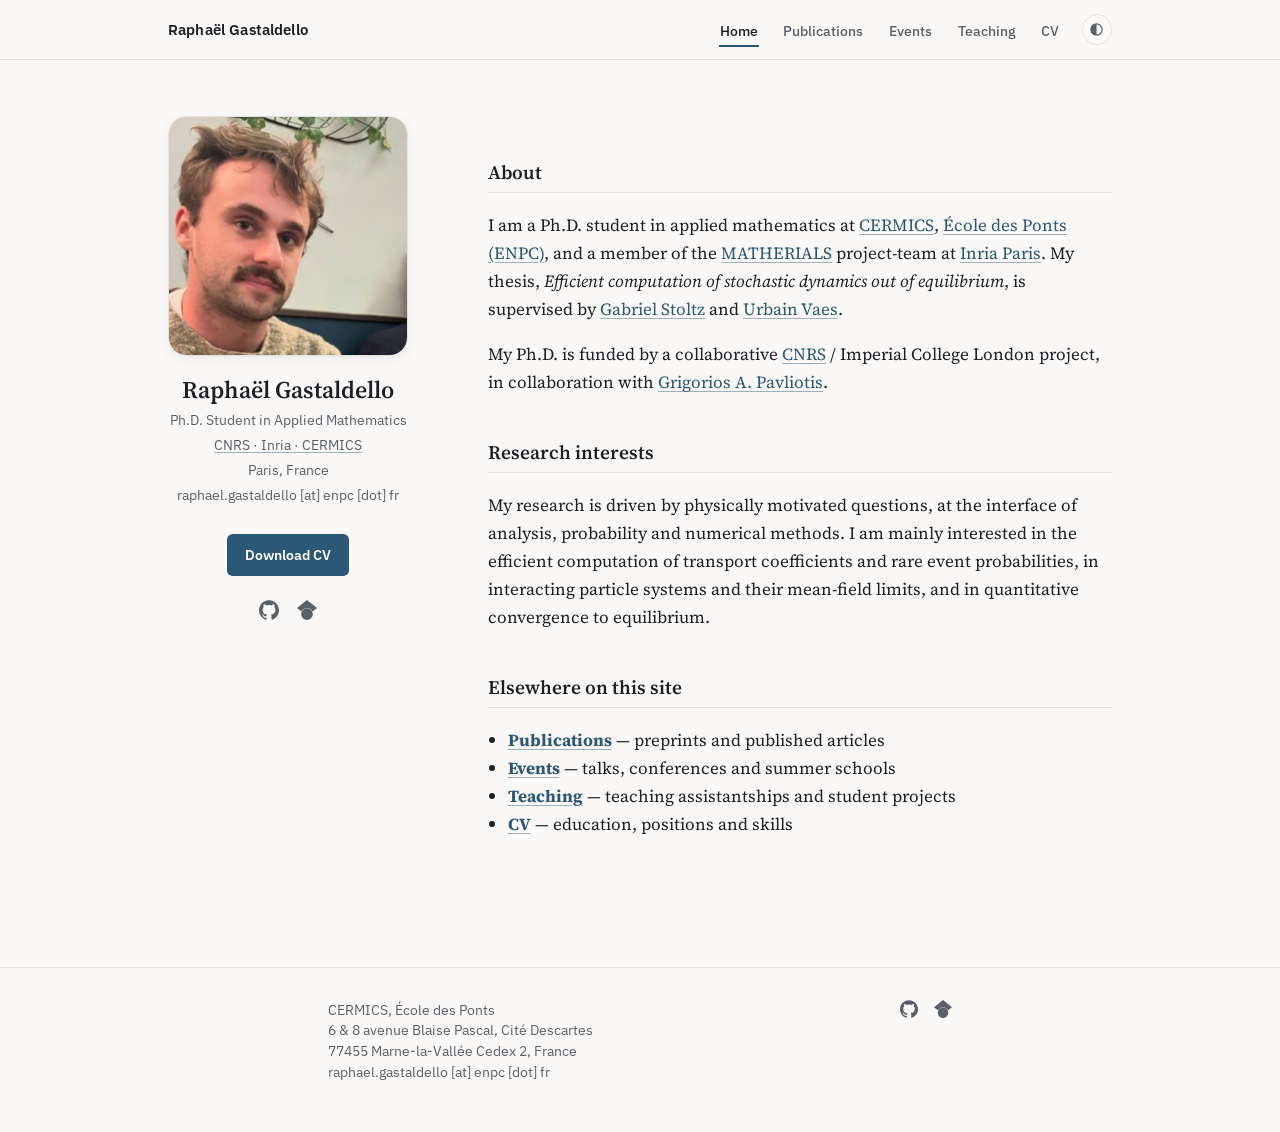
<file: index.html>
<!DOCTYPE html>
<html lang="en">
<head>
<meta charset="UTF-8">
<meta name="viewport" content="width=device-width, initial-scale=1">
<title>Raphaël Gastaldello — Ph.D. Student in Applied Mathematics</title>
<meta name="description" content="Personal academic website of Raphaël Gastaldello, Ph.D. student in applied mathematics at CERMICS, École des Ponts, and the MATHERIALS team at Inria Paris. Transport coefficients, rare events, interacting particle systems.">
<meta name="keywords" content="Raphaël Gastaldello, transport coefficients, Green-Kubo, Girsanov reweighting, importance sampling, adaptive multilevel splitting, rare events, mean-field limit, hypocoercivity, molecular dynamics, CERMICS, Inria, CNRS">
<meta name="author" content="Raphaël Gastaldello">
<link rel="canonical" href="https://rgastald.github.io/">

<meta property="og:type" content="website">
<meta property="og:title" content="Raphaël Gastaldello — Ph.D. Student in Applied Mathematics">
<meta property="og:description" content="Ph.D. student at CERMICS, École des Ponts, and the MATHERIALS team at Inria Paris. Efficient computation of stochastic dynamics out of equilibrium.">
<meta property="og:url" content="https://rgastald.github.io/">

<link rel="icon" href="data:,">
<link rel="preconnect" href="https://fonts.googleapis.com">
<link rel="preconnect" href="https://fonts.gstatic.com" crossorigin>
<link href="https://fonts.googleapis.com/css2?family=Source+Serif+4:ital,opsz,wght@0,8..60,400;0,8..60,600;0,8..60,700;1,8..60,400&family=IBM+Plex+Sans:ital,wght@0,400;0,500;0,600;1,400&display=swap" rel="stylesheet">
<link rel="stylesheet" href="/assets/css/main.css">
<script>try{var t=localStorage.getItem('theme');if(t)document.documentElement.setAttribute('data-theme',t)}catch(e){}</script>
</head>
<body>

<a class="skip-link" href="#main">Skip to content</a>

<header class="site-nav">
  <div class="site-nav__inner">
    <a class="site-nav__brand" href="/">Raphaël Gastaldello</a>
    <div class="site-nav__right">
      <nav aria-label="Primary">
        <ul class="site-nav__links">
          <li><a href="/" aria-current="page">Home</a></li>
          <li><a href="/publications/">Publications</a></li>
          <li><a href="/events/">Events</a></li>
          <li><a href="/teaching/">Teaching</a></li>
          <li><a href="/cv/">CV</a></li>
        </ul>
      </nav>
      <button class="theme-toggle" type="button" data-theme-toggle aria-label="Switch between light and dark theme" title="Switch theme">
        <svg xmlns="http://www.w3.org/2000/svg" viewBox="0 0 24 24" width="15" height="15" fill="none" stroke="currentColor" stroke-width="1.8" aria-hidden="true" focusable="false"><circle cx="12" cy="12" r="9"/><path d="M12 3a9 9 0 0 0 0 18z" fill="currentColor" stroke="none"/></svg>
      </button>
    </div>
  </div>
</header>

<main class="page page--home" id="main">
  <div class="home-grid">

    <aside class="home-sidebar">
      <div class="home-sidebar__top">
        <img class="home-sidebar__photo" src="/assets/img/portrait.jpg" alt="Portrait of Raphaël Gastaldello">
        <div class="home-sidebar__info">
          <h1 class="home-sidebar__name">Raphaël Gastaldello</h1>
          <p class="home-sidebar__role">Ph.D. Student in Applied Mathematics</p>
          <p class="home-sidebar__affiliation">
            <a href="https://team.inria.fr/matherials/">CNRS · Inria · CERMICS</a>
          </p>
          <p class="home-sidebar__location">Paris, France</p>
          <p class="home-sidebar__email">raphael.gastaldello [at] enpc [dot] fr</p>
        </div>
      </div>

      <a class="button home-sidebar__cv" href="/assets/files/cv.pdf">Download CV</a>

      <div class="home-sidebar__social">
        <a class="icon-link" href="https://github.com/rgastald" aria-label="GitHub"><svg xmlns="http://www.w3.org/2000/svg" viewBox="0 0 24 24" width="20" height="20" fill="currentColor" aria-hidden="true" focusable="false"><path d="M12 .297c-6.63 0-12 5.373-12 12 0 5.303 3.438 9.8 8.205 11.385.6.113.82-.258.82-.577 0-.285-.01-1.04-.015-2.04-3.338.724-4.042-1.61-4.042-1.61-.546-1.385-1.333-1.754-1.333-1.754-1.089-.744.084-.729.084-.729 1.205.084 1.839 1.237 1.839 1.237 1.07 1.834 2.807 1.304 3.492.997.107-.775.418-1.305.762-1.605-2.665-.305-5.466-1.334-5.466-5.93 0-1.31.469-2.381 1.236-3.221-.124-.303-.535-1.524.117-3.176 0 0 1.008-.322 3.301 1.23a11.5 11.5 0 0 1 3.003-.404c1.02.005 2.047.138 3.003.404 2.291-1.552 3.297-1.23 3.297-1.23.653 1.653.242 2.874.118 3.176.77.84 1.235 1.911 1.235 3.221 0 4.609-2.807 5.624-5.479 5.921.43.372.823 1.102.823 2.222 0 1.606-.014 2.898-.014 3.293 0 .322.216.694.825.576C20.565 22.092 24 17.592 24 12.297c0-6.627-5.373-12-12-12"/></svg></a>
        <a class="icon-link" href="https://scholar.google.com/citations?user=X1qEkuAAAAAJ" aria-label="Google Scholar"><svg xmlns="http://www.w3.org/2000/svg" viewBox="0 0 24 24" width="20" height="20" fill="currentColor" aria-hidden="true" focusable="false"><path d="M5.242 13.769L0 9.5 12 0l12 9.5-5.242 4.269C17.548 11.249 14.978 9.5 12 9.5c-2.977 0-5.548 1.748-6.758 4.269zM12 10a7 7 0 1 0 0 14 7 7 0 0 0 0-14z"/></svg></a>
      </div>
    </aside>

    <div class="home-content">

      <h2 id="about">About</h2>

      <p>I am a Ph.D. student in applied mathematics at <a href="https://cermics.enpc.fr/">CERMICS</a>,
      <a href="https://www.ecoledesponts.fr/en">École des Ponts (ENPC)</a>, and a member of the
      <a href="https://team.inria.fr/matherials/">MATHERIALS</a> project-team at
      <a href="https://www.inria.fr/en/centre-inria-de-paris">Inria Paris</a>. My thesis,
      <em>Efficient computation of stochastic dynamics out of equilibrium</em>, is supervised by
      <a href="https://cermics.enpc.fr/~stoltz/">Gabriel Stoltz</a> and
      <a href="https://urbain.vaes.uk/">Urbain Vaes</a>.</p>

      <p>My Ph.D. is funded by a collaborative <a href="https://www.cnrs.fr/en">CNRS</a> / Imperial College
      London project, in collaboration with
      <a href="https://www.ma.imperial.ac.uk/~pavl/">Grigorios A. Pavliotis</a>.</p>

      <h2 id="research-interests">Research interests</h2>

      <p>My research is driven by physically motivated questions, at the interface of analysis, probability
      and numerical methods. I am mainly interested in the efficient computation of transport coefficients
      and rare event probabilities, in interacting particle systems and their mean-field limits, and in
      quantitative convergence to equilibrium.</p>

      <h2 id="elsewhere">Elsewhere on this site</h2>
      <ul>
        <li><strong><a href="/publications/">Publications</a></strong> — preprints and published articles</li>
        <li><strong><a href="/events/">Events</a></strong> — talks, conferences and summer schools</li>
        <li><strong><a href="/teaching/">Teaching</a></strong> — teaching assistantships and student projects</li>
        <li><strong><a href="/cv/">CV</a></strong> — education, positions and skills</li>
      </ul>

    </div>
  </div>
</main>

<footer class="site-footer">
  <div class="site-footer__inner">
    <div class="site-footer__block">
      <address>
        CERMICS, École des Ponts<br>
        6 &amp; 8 avenue Blaise Pascal, Cité Descartes<br>
        77455 Marne-la-Vallée Cedex 2, France
      </address>
      <span class="email-obfuscated">raphael.gastaldello [at] enpc [dot] fr</span>
    </div>
    <div class="site-footer__block site-footer__social">
      <a class="icon-link" href="https://github.com/rgastald" aria-label="GitHub"><svg xmlns="http://www.w3.org/2000/svg" viewBox="0 0 24 24" width="18" height="18" fill="currentColor" aria-hidden="true" focusable="false"><path d="M12 .297c-6.63 0-12 5.373-12 12 0 5.303 3.438 9.8 8.205 11.385.6.113.82-.258.82-.577 0-.285-.01-1.04-.015-2.04-3.338.724-4.042-1.61-4.042-1.61-.546-1.385-1.333-1.754-1.333-1.754-1.089-.744.084-.729.084-.729 1.205.084 1.839 1.237 1.839 1.237 1.07 1.834 2.807 1.304 3.492.997.107-.775.418-1.305.762-1.605-2.665-.305-5.466-1.334-5.466-5.93 0-1.31.469-2.381 1.236-3.221-.124-.303-.535-1.524.117-3.176 0 0 1.008-.322 3.301 1.23a11.5 11.5 0 0 1 3.003-.404c1.02.005 2.047.138 3.003.404 2.291-1.552 3.297-1.23 3.297-1.23.653 1.653.242 2.874.118 3.176.77.84 1.235 1.911 1.235 3.221 0 4.609-2.807 5.624-5.479 5.921.43.372.823 1.102.823 2.222 0 1.606-.014 2.898-.014 3.293 0 .322.216.694.825.576C20.565 22.092 24 17.592 24 12.297c0-6.627-5.373-12-12-12"/></svg></a>
        <a class="icon-link" href="https://scholar.google.com/citations?user=X1qEkuAAAAAJ" aria-label="Google Scholar"><svg xmlns="http://www.w3.org/2000/svg" viewBox="0 0 24 24" width="18" height="18" fill="currentColor" aria-hidden="true" focusable="false"><path d="M5.242 13.769L0 9.5 12 0l12 9.5-5.242 4.269C17.548 11.249 14.978 9.5 12 9.5c-2.977 0-5.548 1.748-6.758 4.269zM12 10a7 7 0 1 0 0 14 7 7 0 0 0 0-14z"/></svg></a>
    </div>
  </div>
</footer>

<script src="/assets/js/theme.js"></script>
</body>
</html>
</file>
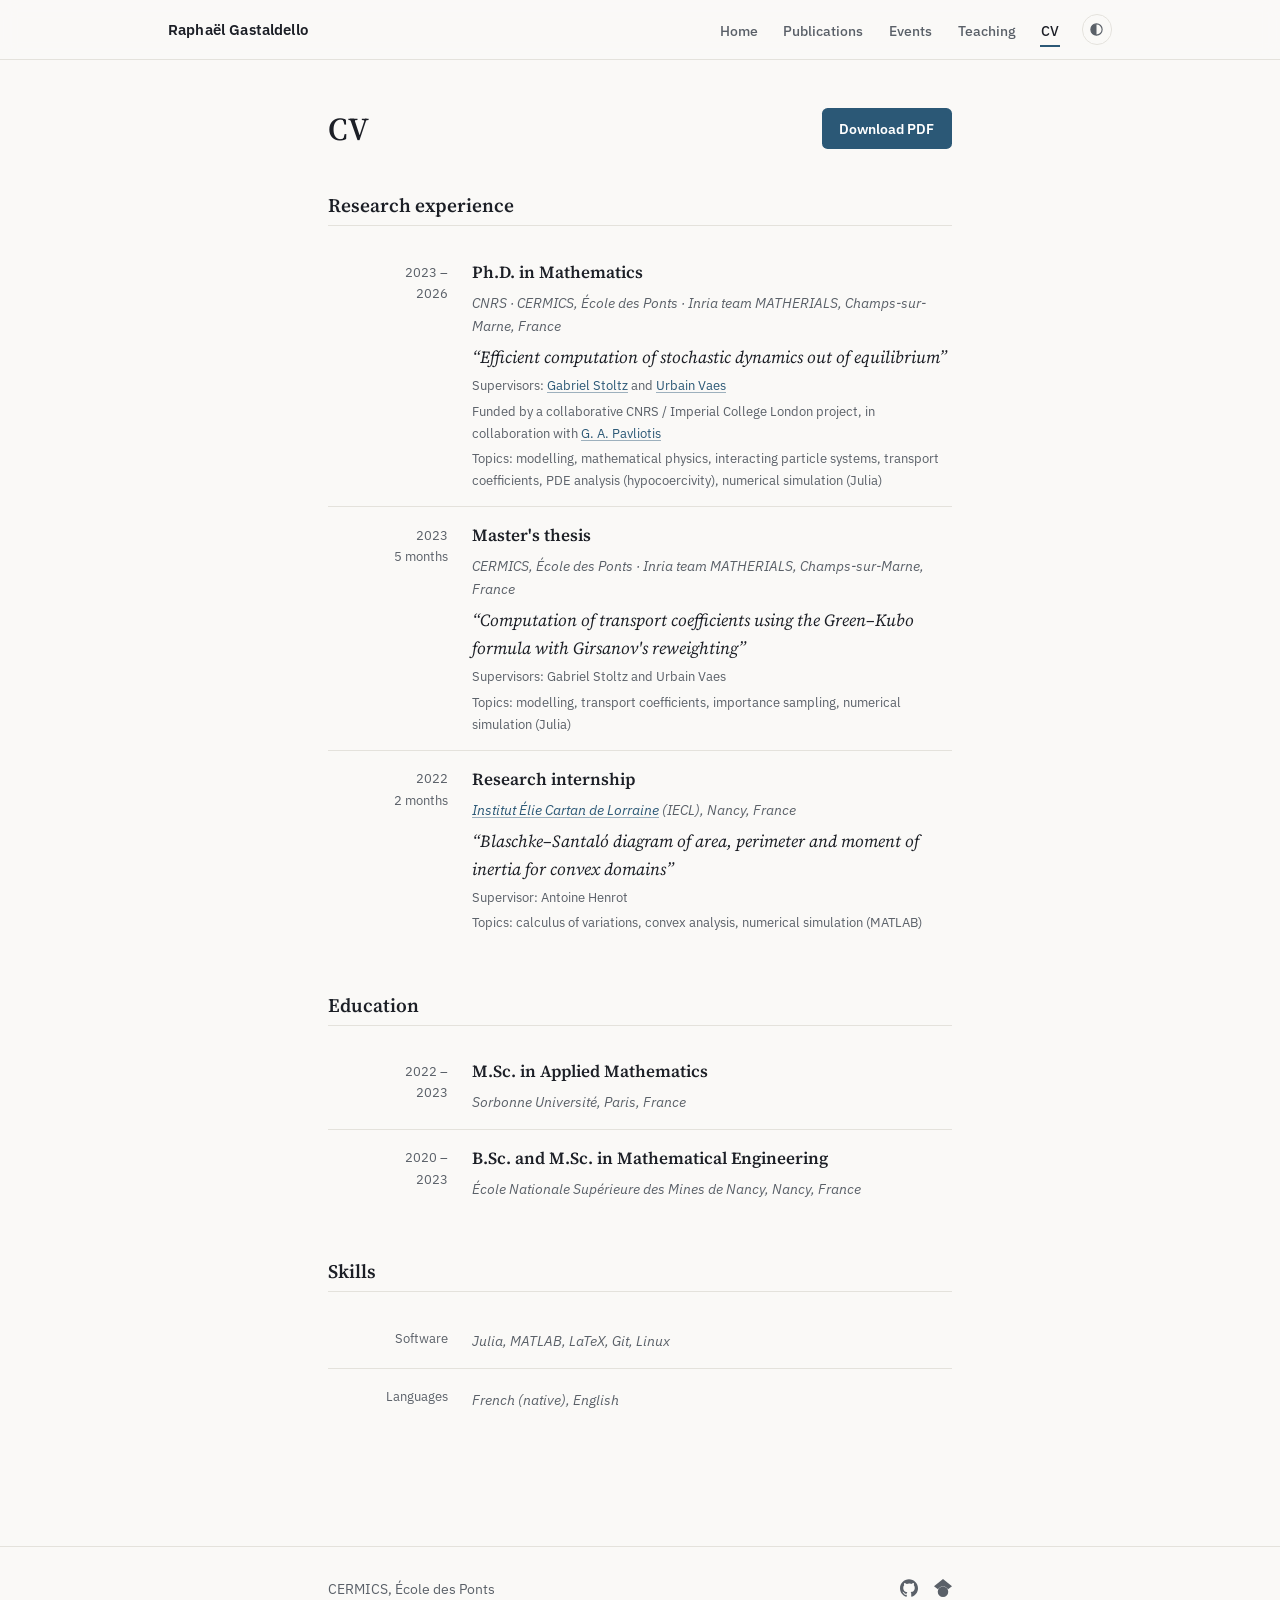
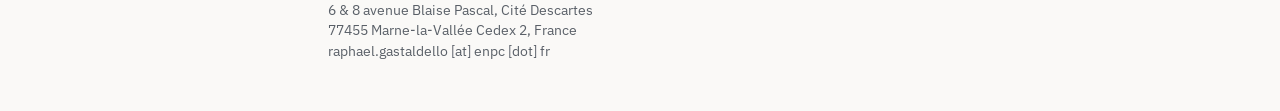
<file: cv/index.html>
<!DOCTYPE html>
<html lang="en">
<head>
<meta charset="UTF-8">
<meta name="viewport" content="width=device-width, initial-scale=1">
<title>CV — Raphaël Gastaldello</title>
<meta name="description" content="Curriculum vitae of Raphaël Gastaldello: research experience, education and skills.">
<meta name="author" content="Raphaël Gastaldello">
<link rel="canonical" href="https://rgastald.github.io/cv/">
<link rel="icon" href="data:,">
<link rel="preconnect" href="https://fonts.googleapis.com">
<link rel="preconnect" href="https://fonts.gstatic.com" crossorigin>
<link href="https://fonts.googleapis.com/css2?family=Source+Serif+4:ital,opsz,wght@0,8..60,400;0,8..60,600;0,8..60,700;1,8..60,400&family=IBM+Plex+Sans:ital,wght@0,400;0,500;0,600;1,400&display=swap" rel="stylesheet">
<link rel="stylesheet" href="/assets/css/main.css">
<script>try{var t=localStorage.getItem('theme');if(t)document.documentElement.setAttribute('data-theme',t)}catch(e){}</script>
</head>
<body>

<a class="skip-link" href="#main">Skip to content</a>

<header class="site-nav">
  <div class="site-nav__inner">
    <a class="site-nav__brand" href="/">Raphaël Gastaldello</a>
    <div class="site-nav__right">
      <nav aria-label="Primary">
        <ul class="site-nav__links">
          <li><a href="/">Home</a></li>
          <li><a href="/publications/">Publications</a></li>
          <li><a href="/events/">Events</a></li>
          <li><a href="/teaching/">Teaching</a></li>
          <li><a href="/cv/" aria-current="page">CV</a></li>
        </ul>
      </nav>
      <button class="theme-toggle" type="button" data-theme-toggle aria-label="Switch between light and dark theme" title="Switch theme">
        <svg xmlns="http://www.w3.org/2000/svg" viewBox="0 0 24 24" width="15" height="15" fill="none" stroke="currentColor" stroke-width="1.8" aria-hidden="true" focusable="false"><circle cx="12" cy="12" r="9"/><path d="M12 3a9 9 0 0 0 0 18z" fill="currentColor" stroke="none"/></svg>
      </button>
    </div>
  </div>
</header>

<main class="page page--cv" id="main">
  <div class="page__header">
    <h1 class="page__title">CV</h1>
    <a class="button" href="/assets/files/cv.pdf">Download PDF</a>
  </div>

  <h2 id="research-experience">Research experience</h2>
  <div class="entries">
  <div class="entry">
    <div class="entry__date">2023 –<br>2026</div>
    <div class="entry__body">
      <p class="entry__title">Ph.D. in Mathematics</p>
      <p class="entry__sub">CNRS · CERMICS, École des Ponts · Inria team MATHERIALS, Champs-sur-Marne, France</p>
      <p class="entry__quote">“Efficient computation of stochastic dynamics out of equilibrium”</p>
      <p class="entry__note">Supervisors: <a href="https://cermics.enpc.fr/~stoltz/">Gabriel Stoltz</a> and <a href="https://urbain.vaes.uk/">Urbain Vaes</a></p>
      <p class="entry__note">Funded by a collaborative CNRS / Imperial College London project, in collaboration with <a href="https://www.ma.imperial.ac.uk/~pavl/">G. A. Pavliotis</a></p>
      <p class="entry__note">Topics: modelling, mathematical physics, interacting particle systems, transport coefficients, PDE analysis (hypocoercivity), numerical simulation (Julia)</p>
    </div>
  </div>
  <div class="entry">
    <div class="entry__date">2023<br>5 months</div>
    <div class="entry__body">
      <p class="entry__title">Master's thesis</p>
      <p class="entry__sub">CERMICS, École des Ponts · Inria team MATHERIALS, Champs-sur-Marne, France</p>
      <p class="entry__quote">“Computation of transport coefficients using the Green–Kubo formula with Girsanov's reweighting”</p>
      <p class="entry__note">Supervisors: Gabriel Stoltz and Urbain Vaes</p>
      <p class="entry__note">Topics: modelling, transport coefficients, importance sampling, numerical simulation (Julia)</p>
    </div>
  </div>
  <div class="entry">
    <div class="entry__date">2022<br>2 months</div>
    <div class="entry__body">
      <p class="entry__title">Research internship</p>
      <p class="entry__sub"><a href="https://iecl.univ-lorraine.fr/">Institut Élie Cartan de Lorraine</a> (IECL), Nancy, France</p>
      <p class="entry__quote">“Blaschke–Santaló diagram of area, perimeter and moment of inertia for convex domains”</p>
      <p class="entry__note">Supervisor: Antoine Henrot</p>
      <p class="entry__note">Topics: calculus of variations, convex analysis, numerical simulation (MATLAB)</p>
    </div>
  </div>
</div>

  <h2 id="education">Education</h2>
  <div class="entries">
  <div class="entry">
    <div class="entry__date">2022 –<br>2023</div>
    <div class="entry__body">
      <p class="entry__title">M.Sc. in Applied Mathematics</p>
      <p class="entry__sub">Sorbonne Université, Paris, France</p>
    </div>
  </div>
  <div class="entry">
    <div class="entry__date">2020 –<br>2023</div>
    <div class="entry__body">
      <p class="entry__title">B.Sc. and M.Sc. in Mathematical Engineering</p>
      <p class="entry__sub">École Nationale Supérieure des Mines de Nancy, Nancy, France</p>
    </div>
  </div>
</div>

  <h2 id="skills">Skills</h2>
  <div class="entries">
  <div class="entry">
    <div class="entry__date">Software</div>
    <div class="entry__body">
      <p class="entry__sub">Julia, MATLAB, LaTeX, Git, Linux</p>
    </div>
  </div>
  <div class="entry">
    <div class="entry__date">Languages</div>
    <div class="entry__body">
      <p class="entry__sub">French (native), English</p>
    </div>
  </div>
</div>
</main>

<footer class="site-footer">
  <div class="site-footer__inner">
    <div class="site-footer__block">
      <address>
        CERMICS, École des Ponts<br>
        6 &amp; 8 avenue Blaise Pascal, Cité Descartes<br>
        77455 Marne-la-Vallée Cedex 2, France
      </address>
      <span class="email-obfuscated">raphael.gastaldello [at] enpc [dot] fr</span>
    </div>
    <div class="site-footer__block site-footer__social">
      <a class="icon-link" href="https://github.com/rgastald" aria-label="GitHub"><svg xmlns="http://www.w3.org/2000/svg" viewBox="0 0 24 24" width="18" height="18" fill="currentColor" aria-hidden="true" focusable="false"><path d="M12 .297c-6.63 0-12 5.373-12 12 0 5.303 3.438 9.8 8.205 11.385.6.113.82-.258.82-.577 0-.285-.01-1.04-.015-2.04-3.338.724-4.042-1.61-4.042-1.61-.546-1.385-1.333-1.754-1.333-1.754-1.089-.744.084-.729.084-.729 1.205.084 1.839 1.237 1.839 1.237 1.07 1.834 2.807 1.304 3.492.997.107-.775.418-1.305.762-1.605-2.665-.305-5.466-1.334-5.466-5.93 0-1.31.469-2.381 1.236-3.221-.124-.303-.535-1.524.117-3.176 0 0 1.008-.322 3.301 1.23a11.5 11.5 0 0 1 3.003-.404c1.02.005 2.047.138 3.003.404 2.291-1.552 3.297-1.23 3.297-1.23.653 1.653.242 2.874.118 3.176.77.84 1.235 1.911 1.235 3.221 0 4.609-2.807 5.624-5.479 5.921.43.372.823 1.102.823 2.222 0 1.606-.014 2.898-.014 3.293 0 .322.216.694.825.576C20.565 22.092 24 17.592 24 12.297c0-6.627-5.373-12-12-12"/></svg></a>
        <a class="icon-link" href="https://scholar.google.com/citations?user=X1qEkuAAAAAJ" aria-label="Google Scholar"><svg xmlns="http://www.w3.org/2000/svg" viewBox="0 0 24 24" width="18" height="18" fill="currentColor" aria-hidden="true" focusable="false"><path d="M5.242 13.769L0 9.5 12 0l12 9.5-5.242 4.269C17.548 11.249 14.978 9.5 12 9.5c-2.977 0-5.548 1.748-6.758 4.269zM12 10a7 7 0 1 0 0 14 7 7 0 0 0 0-14z"/></svg></a>
    </div>
  </div>
</footer>

<script src="/assets/js/theme.js"></script>
</body>
</html>
</file>
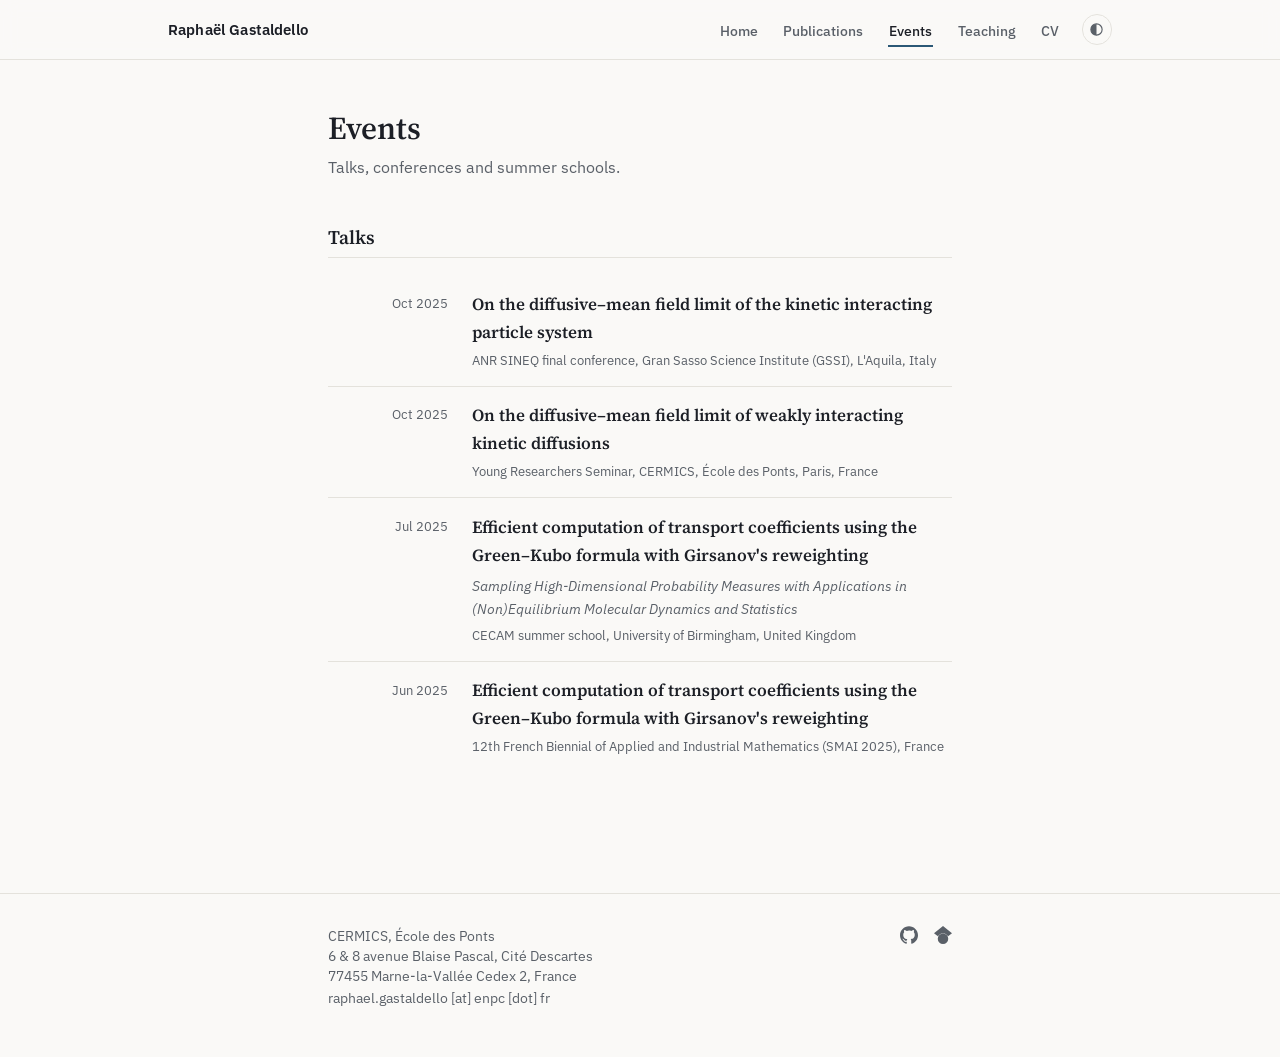
<file: events/index.html>
<!DOCTYPE html>
<html lang="en">
<head>
<meta charset="UTF-8">
<meta name="viewport" content="width=device-width, initial-scale=1">
<title>Events — Raphaël Gastaldello</title>
<meta name="description" content="Talks, conferences and summer schools attended by Raphaël Gastaldello.">
<meta name="author" content="Raphaël Gastaldello">
<link rel="canonical" href="https://rgastald.github.io/events/">
<link rel="icon" href="data:,">
<link rel="preconnect" href="https://fonts.googleapis.com">
<link rel="preconnect" href="https://fonts.gstatic.com" crossorigin>
<link href="https://fonts.googleapis.com/css2?family=Source+Serif+4:ital,opsz,wght@0,8..60,400;0,8..60,600;0,8..60,700;1,8..60,400&family=IBM+Plex+Sans:ital,wght@0,400;0,500;0,600;1,400&display=swap" rel="stylesheet">
<link rel="stylesheet" href="/assets/css/main.css">
<script>try{var t=localStorage.getItem('theme');if(t)document.documentElement.setAttribute('data-theme',t)}catch(e){}</script>
</head>
<body>

<a class="skip-link" href="#main">Skip to content</a>

<header class="site-nav">
  <div class="site-nav__inner">
    <a class="site-nav__brand" href="/">Raphaël Gastaldello</a>
    <div class="site-nav__right">
      <nav aria-label="Primary">
        <ul class="site-nav__links">
          <li><a href="/">Home</a></li>
          <li><a href="/publications/">Publications</a></li>
          <li><a href="/events/" aria-current="page">Events</a></li>
          <li><a href="/teaching/">Teaching</a></li>
          <li><a href="/cv/">CV</a></li>
        </ul>
      </nav>
      <button class="theme-toggle" type="button" data-theme-toggle aria-label="Switch between light and dark theme" title="Switch theme">
        <svg xmlns="http://www.w3.org/2000/svg" viewBox="0 0 24 24" width="15" height="15" fill="none" stroke="currentColor" stroke-width="1.8" aria-hidden="true" focusable="false"><circle cx="12" cy="12" r="9"/><path d="M12 3a9 9 0 0 0 0 18z" fill="currentColor" stroke="none"/></svg>
      </button>
    </div>
  </div>
</header>

<main class="page page--events" id="main">
  <div class="page__header">
    <h1 class="page__title">Events</h1>
  </div>
  <p class="page__subtitle">Talks, conferences and summer schools.</p>

  <h2 id="talks">Talks</h2>
  <div class="entries">
  <div class="entry">
    <div class="entry__date">Oct 2025</div>
    <div class="entry__body">
      <p class="entry__title">On the diffusive–mean field limit of the kinetic interacting particle system</p>
      <p class="entry__note">ANR SINEQ final conference, Gran Sasso Science Institute (GSSI), L'Aquila, Italy</p>
    </div>
  </div>
  <div class="entry">
    <div class="entry__date">Oct 2025</div>
    <div class="entry__body">
      <p class="entry__title">On the diffusive–mean field limit of weakly interacting kinetic diffusions</p>
      <p class="entry__note">Young Researchers Seminar, CERMICS, École des Ponts, Paris, France</p>
    </div>
  </div>
  <div class="entry">
    <div class="entry__date">Jul 2025</div>
    <div class="entry__body">
      <p class="entry__title">Efficient computation of transport coefficients using the Green–Kubo formula with Girsanov's reweighting</p>
      <p class="entry__sub">Sampling High-Dimensional Probability Measures with Applications in (Non)Equilibrium Molecular Dynamics and Statistics</p>
      <p class="entry__note">CECAM summer school, University of Birmingham, United Kingdom</p>
    </div>
  </div>
  <div class="entry">
    <div class="entry__date">Jun 2025</div>
    <div class="entry__body">
      <p class="entry__title">Efficient computation of transport coefficients using the Green–Kubo formula with Girsanov's reweighting</p>
      <p class="entry__note">12th French Biennial of Applied and Industrial Mathematics (SMAI 2025), France</p>
    </div>
  </div>
</div>

  <!-- To add a section (Posters, Summer schools, Conferences attended), copy this block:

  <h2 id="posters">Posters</h2>
  <div class="entries">
    <div class="entry">
      <div class="entry__date">Mon Year</div>
      <div class="entry__body">
        <p class="entry__title">Title of the poster</p>
        <p class="entry__note">Event, place · <a href="/assets/files/poster.pdf">Poster</a></p>
      </div>
    </div>
  </div>

  -->
</main>

<footer class="site-footer">
  <div class="site-footer__inner">
    <div class="site-footer__block">
      <address>
        CERMICS, École des Ponts<br>
        6 &amp; 8 avenue Blaise Pascal, Cité Descartes<br>
        77455 Marne-la-Vallée Cedex 2, France
      </address>
      <span class="email-obfuscated">raphael.gastaldello [at] enpc [dot] fr</span>
    </div>
    <div class="site-footer__block site-footer__social">
      <a class="icon-link" href="https://github.com/rgastald" aria-label="GitHub"><svg xmlns="http://www.w3.org/2000/svg" viewBox="0 0 24 24" width="18" height="18" fill="currentColor" aria-hidden="true" focusable="false"><path d="M12 .297c-6.63 0-12 5.373-12 12 0 5.303 3.438 9.8 8.205 11.385.6.113.82-.258.82-.577 0-.285-.01-1.04-.015-2.04-3.338.724-4.042-1.61-4.042-1.61-.546-1.385-1.333-1.754-1.333-1.754-1.089-.744.084-.729.084-.729 1.205.084 1.839 1.237 1.839 1.237 1.07 1.834 2.807 1.304 3.492.997.107-.775.418-1.305.762-1.605-2.665-.305-5.466-1.334-5.466-5.93 0-1.31.469-2.381 1.236-3.221-.124-.303-.535-1.524.117-3.176 0 0 1.008-.322 3.301 1.23a11.5 11.5 0 0 1 3.003-.404c1.02.005 2.047.138 3.003.404 2.291-1.552 3.297-1.23 3.297-1.23.653 1.653.242 2.874.118 3.176.77.84 1.235 1.911 1.235 3.221 0 4.609-2.807 5.624-5.479 5.921.43.372.823 1.102.823 2.222 0 1.606-.014 2.898-.014 3.293 0 .322.216.694.825.576C20.565 22.092 24 17.592 24 12.297c0-6.627-5.373-12-12-12"/></svg></a>
        <a class="icon-link" href="https://scholar.google.com/citations?user=X1qEkuAAAAAJ" aria-label="Google Scholar"><svg xmlns="http://www.w3.org/2000/svg" viewBox="0 0 24 24" width="18" height="18" fill="currentColor" aria-hidden="true" focusable="false"><path d="M5.242 13.769L0 9.5 12 0l12 9.5-5.242 4.269C17.548 11.249 14.978 9.5 12 9.5c-2.977 0-5.548 1.748-6.758 4.269zM12 10a7 7 0 1 0 0 14 7 7 0 0 0 0-14z"/></svg></a>
    </div>
  </div>
</footer>

<script src="/assets/js/theme.js"></script>
</body>
</html>
</file>
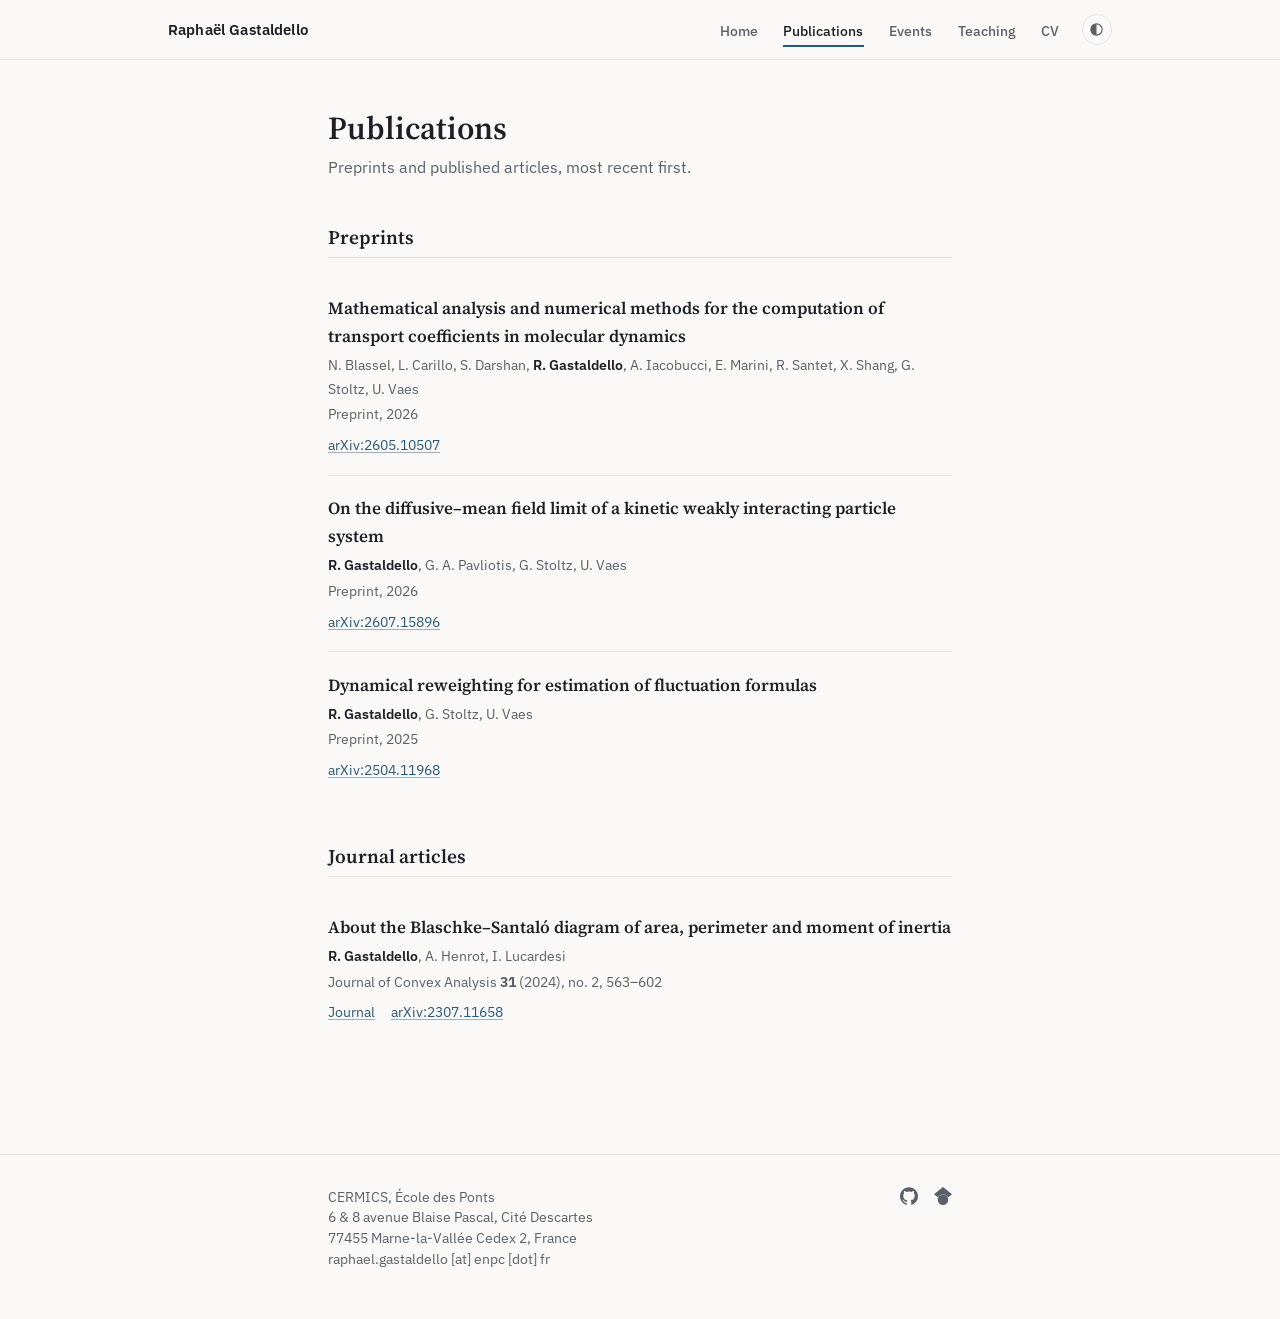
<file: publications/index.html>
<!DOCTYPE html>
<html lang="en">
<head>
<meta charset="UTF-8">
<meta name="viewport" content="width=device-width, initial-scale=1">
<title>Publications — Raphaël Gastaldello</title>
<meta name="description" content="Preprints and published articles of Raphaël Gastaldello.">
<meta name="author" content="Raphaël Gastaldello">
<link rel="canonical" href="https://rgastald.github.io/publications/">
<link rel="icon" href="data:,">
<link rel="preconnect" href="https://fonts.googleapis.com">
<link rel="preconnect" href="https://fonts.gstatic.com" crossorigin>
<link href="https://fonts.googleapis.com/css2?family=Source+Serif+4:ital,opsz,wght@0,8..60,400;0,8..60,600;0,8..60,700;1,8..60,400&family=IBM+Plex+Sans:ital,wght@0,400;0,500;0,600;1,400&display=swap" rel="stylesheet">
<link rel="stylesheet" href="/assets/css/main.css">
<script>try{var t=localStorage.getItem('theme');if(t)document.documentElement.setAttribute('data-theme',t)}catch(e){}</script>
</head>
<body>

<a class="skip-link" href="#main">Skip to content</a>

<header class="site-nav">
  <div class="site-nav__inner">
    <a class="site-nav__brand" href="/">Raphaël Gastaldello</a>
    <div class="site-nav__right">
      <nav aria-label="Primary">
        <ul class="site-nav__links">
          <li><a href="/">Home</a></li>
          <li><a href="/publications/" aria-current="page">Publications</a></li>
          <li><a href="/events/">Events</a></li>
          <li><a href="/teaching/">Teaching</a></li>
          <li><a href="/cv/">CV</a></li>
        </ul>
      </nav>
      <button class="theme-toggle" type="button" data-theme-toggle aria-label="Switch between light and dark theme" title="Switch theme">
        <svg xmlns="http://www.w3.org/2000/svg" viewBox="0 0 24 24" width="15" height="15" fill="none" stroke="currentColor" stroke-width="1.8" aria-hidden="true" focusable="false"><circle cx="12" cy="12" r="9"/><path d="M12 3a9 9 0 0 0 0 18z" fill="currentColor" stroke="none"/></svg>
      </button>
    </div>
  </div>
</header>

<main class="page page--publications" id="main">
  <div class="page__header">
    <h1 class="page__title">Publications</h1>
  </div>
  <p class="page__subtitle">Preprints and published articles, most recent first.</p>

  <h2 id="preprints">Preprints</h2>
  <ul class="publications">
  <li class="publications__item">
    <p class="publications__title">Mathematical analysis and numerical methods for the computation of transport coefficients in molecular dynamics</p>
    <p class="publications__authors">N. Blassel, L. Carillo, S. Darshan, <span class="publications__me">R. Gastaldello</span>, A. Iacobucci, E. Marini, R. Santet, X. Shang, G. Stoltz, U. Vaes</p>
    <p class="publications__venue">Preprint, 2026</p>
    <p class="publications__links">
      <a href="https://arxiv.org/abs/2605.10507">arXiv:2605.10507</a>
    </p>
  </li>
  <li class="publications__item">
    <p class="publications__title">On the diffusive–mean field limit of a kinetic weakly interacting particle system</p>
    <p class="publications__authors"><span class="publications__me">R. Gastaldello</span>, G. A. Pavliotis, G. Stoltz, U. Vaes</p>
    <p class="publications__venue">Preprint, 2026</p>
    <p class="publications__links">
      <a href="https://arxiv.org/abs/2607.15896">arXiv:2607.15896</a>
    </p>
  </li>
  <li class="publications__item">
    <p class="publications__title">Dynamical reweighting for estimation of fluctuation formulas</p>
    <p class="publications__authors"><span class="publications__me">R. Gastaldello</span>, G. Stoltz, U. Vaes</p>
    <p class="publications__venue">Preprint, 2025</p>
    <p class="publications__links">
      <a href="https://arxiv.org/abs/2504.11968">arXiv:2504.11968</a>
    </p>
  </li>
  </ul>

  <h2 id="journal-articles">Journal articles</h2>
  <ul class="publications">
  <li class="publications__item">
    <p class="publications__title">About the Blaschke–Santaló diagram of area, perimeter and moment of inertia</p>
    <p class="publications__authors"><span class="publications__me">R. Gastaldello</span>, A. Henrot, I. Lucardesi</p>
    <p class="publications__venue">Journal of Convex Analysis <strong>31</strong> (2024), no. 2, 563–602</p>
    <p class="publications__links">
      <a href="https://journalofconvexanalysis.com/articles/jca31029/">Journal</a>
      <a href="https://arxiv.org/abs/2307.11658">arXiv:2307.11658</a>
    </p>
  </li>
  </ul>
</main>

<footer class="site-footer">
  <div class="site-footer__inner">
    <div class="site-footer__block">
      <address>
        CERMICS, École des Ponts<br>
        6 &amp; 8 avenue Blaise Pascal, Cité Descartes<br>
        77455 Marne-la-Vallée Cedex 2, France
      </address>
      <span class="email-obfuscated">raphael.gastaldello [at] enpc [dot] fr</span>
    </div>
    <div class="site-footer__block site-footer__social">
      <a class="icon-link" href="https://github.com/rgastald" aria-label="GitHub"><svg xmlns="http://www.w3.org/2000/svg" viewBox="0 0 24 24" width="18" height="18" fill="currentColor" aria-hidden="true" focusable="false"><path d="M12 .297c-6.63 0-12 5.373-12 12 0 5.303 3.438 9.8 8.205 11.385.6.113.82-.258.82-.577 0-.285-.01-1.04-.015-2.04-3.338.724-4.042-1.61-4.042-1.61-.546-1.385-1.333-1.754-1.333-1.754-1.089-.744.084-.729.084-.729 1.205.084 1.839 1.237 1.839 1.237 1.07 1.834 2.807 1.304 3.492.997.107-.775.418-1.305.762-1.605-2.665-.305-5.466-1.334-5.466-5.93 0-1.31.469-2.381 1.236-3.221-.124-.303-.535-1.524.117-3.176 0 0 1.008-.322 3.301 1.23a11.5 11.5 0 0 1 3.003-.404c1.02.005 2.047.138 3.003.404 2.291-1.552 3.297-1.23 3.297-1.23.653 1.653.242 2.874.118 3.176.77.84 1.235 1.911 1.235 3.221 0 4.609-2.807 5.624-5.479 5.921.43.372.823 1.102.823 2.222 0 1.606-.014 2.898-.014 3.293 0 .322.216.694.825.576C20.565 22.092 24 17.592 24 12.297c0-6.627-5.373-12-12-12"/></svg></a>
        <a class="icon-link" href="https://scholar.google.com/citations?user=X1qEkuAAAAAJ" aria-label="Google Scholar"><svg xmlns="http://www.w3.org/2000/svg" viewBox="0 0 24 24" width="18" height="18" fill="currentColor" aria-hidden="true" focusable="false"><path d="M5.242 13.769L0 9.5 12 0l12 9.5-5.242 4.269C17.548 11.249 14.978 9.5 12 9.5c-2.977 0-5.548 1.748-6.758 4.269zM12 10a7 7 0 1 0 0 14 7 7 0 0 0 0-14z"/></svg></a>
    </div>
  </div>
</footer>

<script src="/assets/js/theme.js"></script>
</body>
</html>
</file>
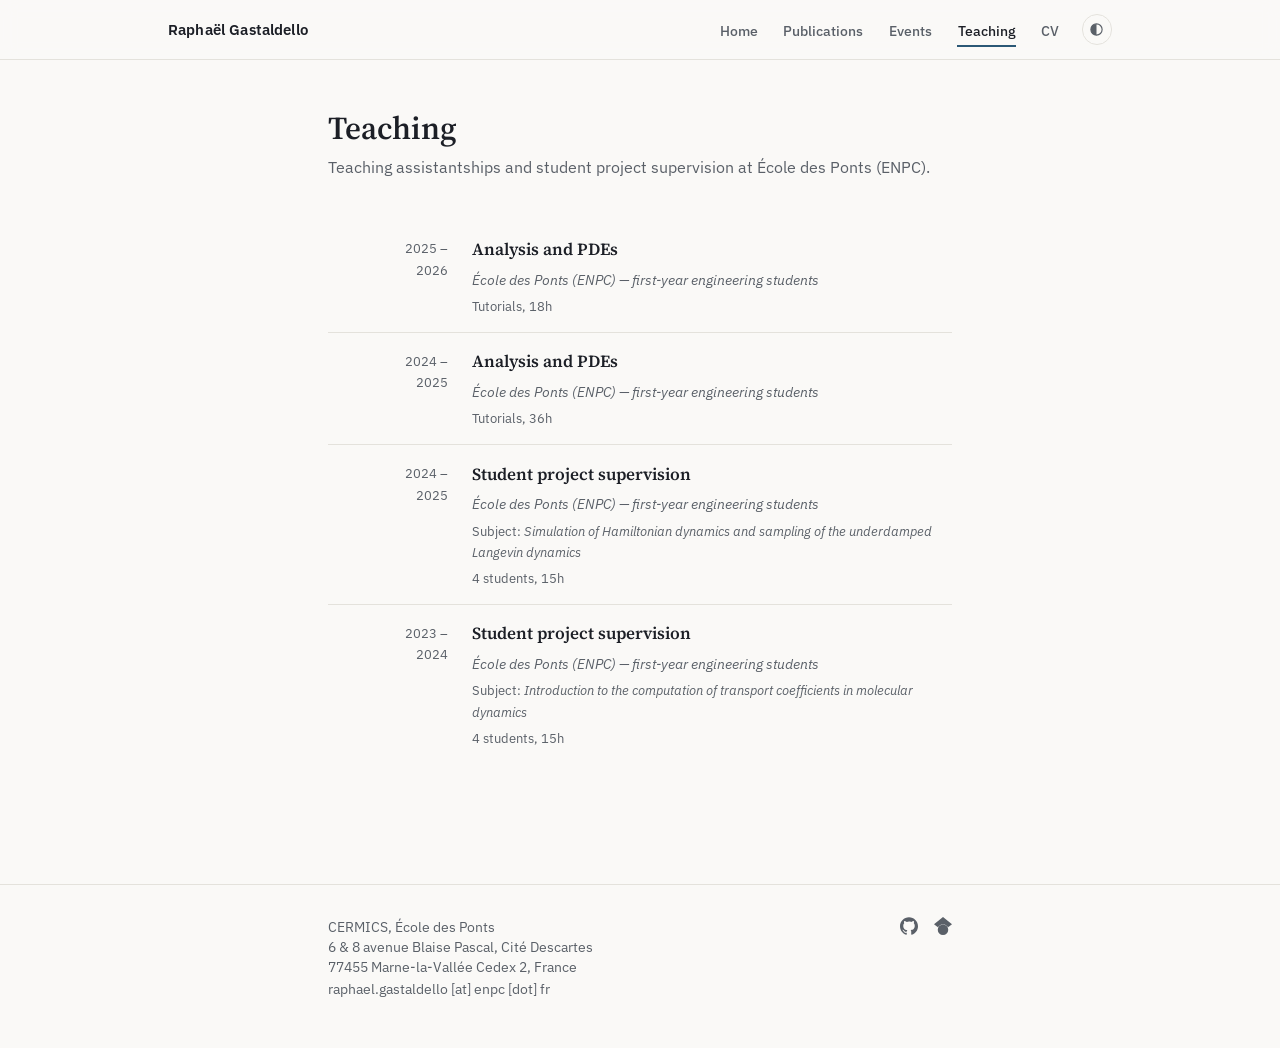
<file: teaching/index.html>
<!DOCTYPE html>
<html lang="en">
<head>
<meta charset="UTF-8">
<meta name="viewport" content="width=device-width, initial-scale=1">
<title>Teaching — Raphaël Gastaldello</title>
<meta name="description" content="Teaching assistantships and student project supervision at École des Ponts (ENPC).">
<meta name="author" content="Raphaël Gastaldello">
<link rel="canonical" href="https://rgastald.github.io/teaching/">
<link rel="icon" href="data:,">
<link rel="preconnect" href="https://fonts.googleapis.com">
<link rel="preconnect" href="https://fonts.gstatic.com" crossorigin>
<link href="https://fonts.googleapis.com/css2?family=Source+Serif+4:ital,opsz,wght@0,8..60,400;0,8..60,600;0,8..60,700;1,8..60,400&family=IBM+Plex+Sans:ital,wght@0,400;0,500;0,600;1,400&display=swap" rel="stylesheet">
<link rel="stylesheet" href="/assets/css/main.css">
<script>try{var t=localStorage.getItem('theme');if(t)document.documentElement.setAttribute('data-theme',t)}catch(e){}</script>
</head>
<body>

<a class="skip-link" href="#main">Skip to content</a>

<header class="site-nav">
  <div class="site-nav__inner">
    <a class="site-nav__brand" href="/">Raphaël Gastaldello</a>
    <div class="site-nav__right">
      <nav aria-label="Primary">
        <ul class="site-nav__links">
          <li><a href="/">Home</a></li>
          <li><a href="/publications/">Publications</a></li>
          <li><a href="/events/">Events</a></li>
          <li><a href="/teaching/" aria-current="page">Teaching</a></li>
          <li><a href="/cv/">CV</a></li>
        </ul>
      </nav>
      <button class="theme-toggle" type="button" data-theme-toggle aria-label="Switch between light and dark theme" title="Switch theme">
        <svg xmlns="http://www.w3.org/2000/svg" viewBox="0 0 24 24" width="15" height="15" fill="none" stroke="currentColor" stroke-width="1.8" aria-hidden="true" focusable="false"><circle cx="12" cy="12" r="9"/><path d="M12 3a9 9 0 0 0 0 18z" fill="currentColor" stroke="none"/></svg>
      </button>
    </div>
  </div>
</header>

<main class="page page--teaching" id="main">
  <div class="page__header">
    <h1 class="page__title">Teaching</h1>
  </div>
  <p class="page__subtitle">Teaching assistantships and student project supervision at École des Ponts (ENPC).</p>
  <div class="entries">
  <div class="entry">
    <div class="entry__date">2025 –<br>2026</div>
    <div class="entry__body">
      <p class="entry__title">Analysis and PDEs</p>
      <p class="entry__sub">École des Ponts (ENPC) — first-year engineering students</p>
      <p class="entry__note">Tutorials, 18h</p>
    </div>
  </div>
  <div class="entry">
    <div class="entry__date">2024 –<br>2025</div>
    <div class="entry__body">
      <p class="entry__title">Analysis and PDEs</p>
      <p class="entry__sub">École des Ponts (ENPC) — first-year engineering students</p>
      <p class="entry__note">Tutorials, 36h</p>
    </div>
  </div>
  <div class="entry">
    <div class="entry__date">2024 –<br>2025</div>
    <div class="entry__body">
      <p class="entry__title">Student project supervision</p>
      <p class="entry__sub">École des Ponts (ENPC) — first-year engineering students</p>
      <p class="entry__note">Subject: <em>Simulation of Hamiltonian dynamics and sampling of the underdamped Langevin dynamics</em></p>
      <p class="entry__note">4 students, 15h</p>
    </div>
  </div>
  <div class="entry">
    <div class="entry__date">2023 –<br>2024</div>
    <div class="entry__body">
      <p class="entry__title">Student project supervision</p>
      <p class="entry__sub">École des Ponts (ENPC) — first-year engineering students</p>
      <p class="entry__note">Subject: <em>Introduction to the computation of transport coefficients in molecular dynamics</em></p>
      <p class="entry__note">4 students, 15h</p>
    </div>
  </div>
</div>
</main>

<footer class="site-footer">
  <div class="site-footer__inner">
    <div class="site-footer__block">
      <address>
        CERMICS, École des Ponts<br>
        6 &amp; 8 avenue Blaise Pascal, Cité Descartes<br>
        77455 Marne-la-Vallée Cedex 2, France
      </address>
      <span class="email-obfuscated">raphael.gastaldello [at] enpc [dot] fr</span>
    </div>
    <div class="site-footer__block site-footer__social">
      <a class="icon-link" href="https://github.com/rgastald" aria-label="GitHub"><svg xmlns="http://www.w3.org/2000/svg" viewBox="0 0 24 24" width="18" height="18" fill="currentColor" aria-hidden="true" focusable="false"><path d="M12 .297c-6.63 0-12 5.373-12 12 0 5.303 3.438 9.8 8.205 11.385.6.113.82-.258.82-.577 0-.285-.01-1.04-.015-2.04-3.338.724-4.042-1.61-4.042-1.61-.546-1.385-1.333-1.754-1.333-1.754-1.089-.744.084-.729.084-.729 1.205.084 1.839 1.237 1.839 1.237 1.07 1.834 2.807 1.304 3.492.997.107-.775.418-1.305.762-1.605-2.665-.305-5.466-1.334-5.466-5.93 0-1.31.469-2.381 1.236-3.221-.124-.303-.535-1.524.117-3.176 0 0 1.008-.322 3.301 1.23a11.5 11.5 0 0 1 3.003-.404c1.02.005 2.047.138 3.003.404 2.291-1.552 3.297-1.23 3.297-1.23.653 1.653.242 2.874.118 3.176.77.84 1.235 1.911 1.235 3.221 0 4.609-2.807 5.624-5.479 5.921.43.372.823 1.102.823 2.222 0 1.606-.014 2.898-.014 3.293 0 .322.216.694.825.576C20.565 22.092 24 17.592 24 12.297c0-6.627-5.373-12-12-12"/></svg></a>
        <a class="icon-link" href="https://scholar.google.com/citations?user=X1qEkuAAAAAJ" aria-label="Google Scholar"><svg xmlns="http://www.w3.org/2000/svg" viewBox="0 0 24 24" width="18" height="18" fill="currentColor" aria-hidden="true" focusable="false"><path d="M5.242 13.769L0 9.5 12 0l12 9.5-5.242 4.269C17.548 11.249 14.978 9.5 12 9.5c-2.977 0-5.548 1.748-6.758 4.269zM12 10a7 7 0 1 0 0 14 7 7 0 0 0 0-14z"/></svg></a>
    </div>
  </div>
</footer>

<script src="/assets/js/theme.js"></script>
</body>
</html>
</file>
<file: assets/css/main.css>
/* ==========================================================================
   Raphaël Gastaldello — personal academic website
   One stylesheet, no build step. Light and dark themes via custom properties.
   ========================================================================== */

/* --- Design tokens ------------------------------------------------------- */

:root {
  --bg:          #faf9f7;
  --bg-elevated: #ffffff;
  --text:        #1c1f26;
  --text-muted:  #5a6068;
  --border:      #e4e2dc;
  --accent:      #2b5876;
  --accent-soft: #e8eef4;
  --shadow: 0 1px 2px rgba(20, 20, 15, .04), 0 4px 16px rgba(20, 20, 15, .05);

  --font-serif: "Source Serif 4", Georgia, "Times New Roman", serif;
  --font-sans:  "IBM Plex Sans", -apple-system, BlinkMacSystemFont, "Segoe UI", sans-serif;

  --measure: 42rem;      /* reading width of the text pages */
  --nav-height: 3.75rem;

  color-scheme: light dark;
}

/* Dark palette, applied by OS preference unless the reader forced light. */
@media (prefers-color-scheme: dark) {
  :root:not([data-theme="light"]) {
    --bg:          #14161a;
    --bg-elevated: #1a1d22;
    --text:        #e6e7ea;
    --text-muted:  #979da5;
    --border:      #292c33;
    --accent:      #8ebbd9;
    --accent-soft: #1a2530;
    --shadow: 0 1px 2px rgba(0, 0, 0, .3), 0 4px 16px rgba(0, 0, 0, .3);
  }
}

/* ... and by the explicit toggle, in both directions. */
:root[data-theme="dark"] {
  --bg:          #14161a;
  --bg-elevated: #1a1d22;
  --text:        #e6e7ea;
  --text-muted:  #979da5;
  --border:      #292c33;
  --accent:      #8ebbd9;
  --accent-soft: #1a2530;
  --shadow: 0 1px 2px rgba(0, 0, 0, .3), 0 4px 16px rgba(0, 0, 0, .3);
}

/* --- Base ---------------------------------------------------------------- */

* { box-sizing: border-box; }

html { -webkit-text-size-adjust: 100%; }

/* Smooth in-page anchor jumps, unless the reader asked for less motion. */
@media (prefers-reduced-motion: no-preference) {
  html { scroll-behavior: smooth; }
}

body {
  margin: 0;
  background: var(--bg);
  color: var(--text);
  font-family: var(--font-serif);
  font-size: 1.0625rem;
  line-height: 1.65;
  text-rendering: optimizeLegibility;
  -webkit-font-smoothing: antialiased;
}

h1, h2, h3 {
  font-family: var(--font-serif);
  font-weight: 600;
  line-height: 1.25;
  text-wrap: balance;
  color: var(--text);
}

a {
  color: var(--accent);
  text-decoration-color: color-mix(in srgb, var(--accent) 45%, transparent);
  text-underline-offset: .15em;
}
a:hover { text-decoration-thickness: 2px; }
a:focus-visible,
button:focus-visible { outline: 2px solid var(--accent); outline-offset: 2px; }

ul { padding-left: 1.15em; }

em { font-style: italic; }

.skip-link {
  position: absolute;
  left: -9999px;
  top: 0;
  font-family: var(--font-sans);
  font-size: .9rem;
  background: var(--bg-elevated);
  border: 1px solid var(--border);
  padding: .5rem .9rem;
  border-radius: .35rem;
  z-index: 100;
}
.skip-link:focus { left: 1rem; top: 1rem; }

/* --- Site navigation ----------------------------------------------------- */

.site-nav {
  position: sticky;
  top: 0;
  z-index: 10;
  height: var(--nav-height);
  background: color-mix(in srgb, var(--bg) 88%, transparent);
  backdrop-filter: blur(8px);
  border-bottom: 1px solid var(--border);
}

.site-nav__inner {
  max-width: 62rem;
  height: 100%;
  margin: 0 auto;
  padding: 0 1.5rem;
  display: flex;
  align-items: center;
  justify-content: space-between;
  gap: 1rem;
  overflow-x: auto;
  scrollbar-width: none;
}
.site-nav__inner::-webkit-scrollbar { display: none; }

.site-nav__brand {
  font-family: var(--font-sans);
  font-weight: 600;
  font-size: .95rem;
  color: var(--text);
  text-decoration: none;
  letter-spacing: .01em;
  white-space: nowrap;
}

.site-nav__right { display: flex; align-items: center; gap: 1.35rem; }

.site-nav__links {
  display: flex;
  gap: 1.5rem;
  list-style: none;
  margin: 0;
  padding: 0;
}
.site-nav__links a {
  font-family: var(--font-sans);
  font-size: .9rem;
  font-weight: 500;
  color: var(--text-muted);
  text-decoration: none;
  padding: .35rem .05rem;
  border-bottom: 2px solid transparent;
  white-space: nowrap;
}
.site-nav__links a:hover { color: var(--text); }
.site-nav__links a[aria-current="page"] {
  color: var(--text);
  border-bottom-color: var(--accent);
}

.theme-toggle {
  display: inline-flex;
  align-items: center;
  justify-content: center;
  width: 1.9rem;
  height: 1.9rem;
  padding: 0;
  flex: none;
  border: 1px solid var(--border);
  border-radius: 50%;
  background: transparent;
  color: var(--text-muted);
  cursor: pointer;
}
.theme-toggle:hover { color: var(--accent); border-color: var(--accent); }

/* Narrow screens: drop the brand so the whole menu fits without scrolling. */
@media (max-width: 34rem) {
  .site-nav__inner { padding: 0 1rem; }
  .site-nav__brand { display: none; }
  .site-nav__links { gap: .95rem; }
  .site-nav__links a { font-size: .85rem; }
  .site-nav__right { gap: 1rem; }
}

/* --- Text pages ---------------------------------------------------------- */

.page {
  max-width: var(--measure);
  margin: 0 auto;
  padding: 3rem 1.5rem 5rem;
}

.page__header {
  display: flex;
  align-items: center;
  justify-content: space-between;
  flex-wrap: wrap;
  gap: .75rem 1.5rem;
  margin-bottom: .4rem;
}
.page__title { font-size: 2rem; margin: 0; }
.page__subtitle {
  font-family: var(--font-sans);
  color: var(--text-muted);
  margin: 0 0 2.5rem;
  font-size: 1rem;
}
.page__header + .entries,
.page__header + h2 { margin-top: 2.2rem; }

.page h2 {
  font-size: 1.2rem;
  margin: 2.75rem 0 1.1rem;
  padding-bottom: .5rem;
  border-bottom: 1px solid var(--border);
  scroll-margin-top: calc(var(--nav-height) + 1rem);
}
.page h3 {
  font-size: 1.06rem;
  margin: 2rem 0 .55rem;
}
.page h3 + p { margin-top: 0; }

:where(.page) p { margin: 0 0 1.1rem; }

/* --- Home ---------------------------------------------------------------- */

.page--home { max-width: none; padding: 0; }

.home-grid {
  max-width: 62rem;
  margin: 0 auto;
  padding: 3.5rem 1.5rem 5rem;
  display: grid;
  grid-template-columns: 15rem 1fr;
  gap: 5rem;
  align-items: start;
}

.home-sidebar {
  position: sticky;
  top: calc(var(--nav-height) + 2.5rem);
  text-align: center;
}
.home-sidebar__top { display: flex; flex-direction: column; gap: 1.25rem; }
.home-sidebar__photo {
  width: 100%;
  aspect-ratio: 1;
  object-fit: cover;
  border-radius: 1.15rem;
  border: 1px solid var(--border);
  box-shadow: var(--shadow);
}
.home-sidebar__name { font-size: 1.5rem; margin: 0 0 .35rem; line-height: 1.2; }
.home-sidebar__role,
.home-sidebar__affiliation,
.home-sidebar__location,
.home-sidebar__email {
  font-family: var(--font-sans);
  font-size: .88rem;
  line-height: 1.55;
  color: var(--text-muted);
  margin: .2rem 0;
}
.home-sidebar__affiliation a { color: var(--text-muted); }
.home-sidebar__affiliation a:hover { color: var(--accent); }
.home-sidebar__cv { margin-top: 1.5rem; }
.home-sidebar__social {
  display: flex;
  justify-content: center;
  gap: 1.1rem;
  margin-top: 1.5rem;
}

.icon-link { display: inline-flex; color: var(--text-muted); line-height: 0; }
.icon-link:hover { color: var(--accent); }

@media (max-width: 46rem) {
  .home-grid { grid-template-columns: 1fr; gap: 2rem; padding-top: 2.5rem; }
  .home-sidebar { position: static; text-align: left; }
  .home-sidebar__top { flex-direction: row; align-items: center; gap: 1.25rem; }
  .home-sidebar__photo { width: 5.5rem; flex-shrink: 0; }
  .home-sidebar__info { text-align: left; }
  .home-sidebar__cv, .home-sidebar__social { margin-top: 1.1rem; }
  .home-sidebar__social { justify-content: flex-start; }
}

/* --- Dated entry lists (CV, teaching, events) ---------------------------- */

.entries { margin-bottom: .5rem; }

.entry {
  display: grid;
  grid-template-columns: 7.5rem 1fr;
  gap: 0 1.5rem;
  padding: .9rem 0;
  border-bottom: 1px solid var(--border);
}
.entry:last-child { border-bottom: none; }

.entry__date {
  font-family: var(--font-sans);
  font-size: .82rem;
  color: var(--text-muted);
  text-align: right;
  padding-top: .2rem;
}
.entry__title { font-weight: 600; margin: 0; }
.entry__sub {
  font-family: var(--font-sans);
  font-style: italic;
  font-size: .88rem;
  color: var(--text-muted);
  margin: .35rem 0 0;
}
.entry__note {
  font-family: var(--font-sans);
  font-size: .82rem;
  color: var(--text-muted);
  margin: .25rem 0 0;
}
.entry__quote { font-style: italic; margin: .3rem 0 0; }

@media (max-width: 30rem) {
  .entry { grid-template-columns: 1fr; gap: .2rem; }
  .entry__date { text-align: left; padding-top: 0; }
}

/* --- Publications -------------------------------------------------------- */

.publications { list-style: none; margin: 0; padding: 0; }

.publications__item {
  padding: 1.15rem 0;
  border-bottom: 1px solid var(--border);
}
.publications__item:last-child { border-bottom: none; }

.publications__title { font-weight: 600; margin: 0 0 .2rem; }
.publications__authors,
.publications__venue {
  font-family: var(--font-sans);
  font-size: .9rem;
  color: var(--text-muted);
  margin: .1rem 0;
}
.publications__me { color: var(--text); font-weight: 600; }
.publications__links {
  font-family: var(--font-sans);
  font-size: .85rem;
  display: flex;
  flex-wrap: wrap;
  gap: 1rem;
  margin: .5rem 0 0;
}

/* --- Buttons ------------------------------------------------------------- */

.button {
  display: inline-block;
  font-family: var(--font-sans);
  font-weight: 600;
  font-size: .9rem;
  color: #fff;
  background: var(--accent);
  padding: .55rem 1.1rem;
  border-radius: .35rem;
  text-decoration: none;
}
.button:hover { opacity: .9; }

:root[data-theme="dark"] .button { color: #14161a; }
@media (prefers-color-scheme: dark) {
  :root:not([data-theme="light"]) .button { color: #14161a; }
}

/* --- Footer -------------------------------------------------------------- */

.site-footer { border-top: 1px solid var(--border); margin-top: 2rem; }
.site-footer__inner {
  max-width: var(--measure);
  margin: 0 auto;
  padding: 2rem 1.5rem 3rem;
  display: flex;
  flex-wrap: wrap;
  justify-content: space-between;
  gap: 1rem;
  font-family: var(--font-sans);
  font-size: .85rem;
  color: var(--text-muted);
}
.site-footer address { font-style: normal; line-height: 1.5; }
.site-footer__social { display: flex; gap: 1rem; align-items: flex-start; }

/* --- Print (mainly for the CV page) ------------------------------------- */

@media print {
  .site-nav, .site-footer__social, .theme-toggle, .skip-link, .button { display: none; }
  body { background: #fff; color: #000; font-size: 10.5pt; }
  .page { padding: 0; max-width: none; }
  a { color: #000; text-decoration: none; }
  .entry { break-inside: avoid; }
}
</file>
